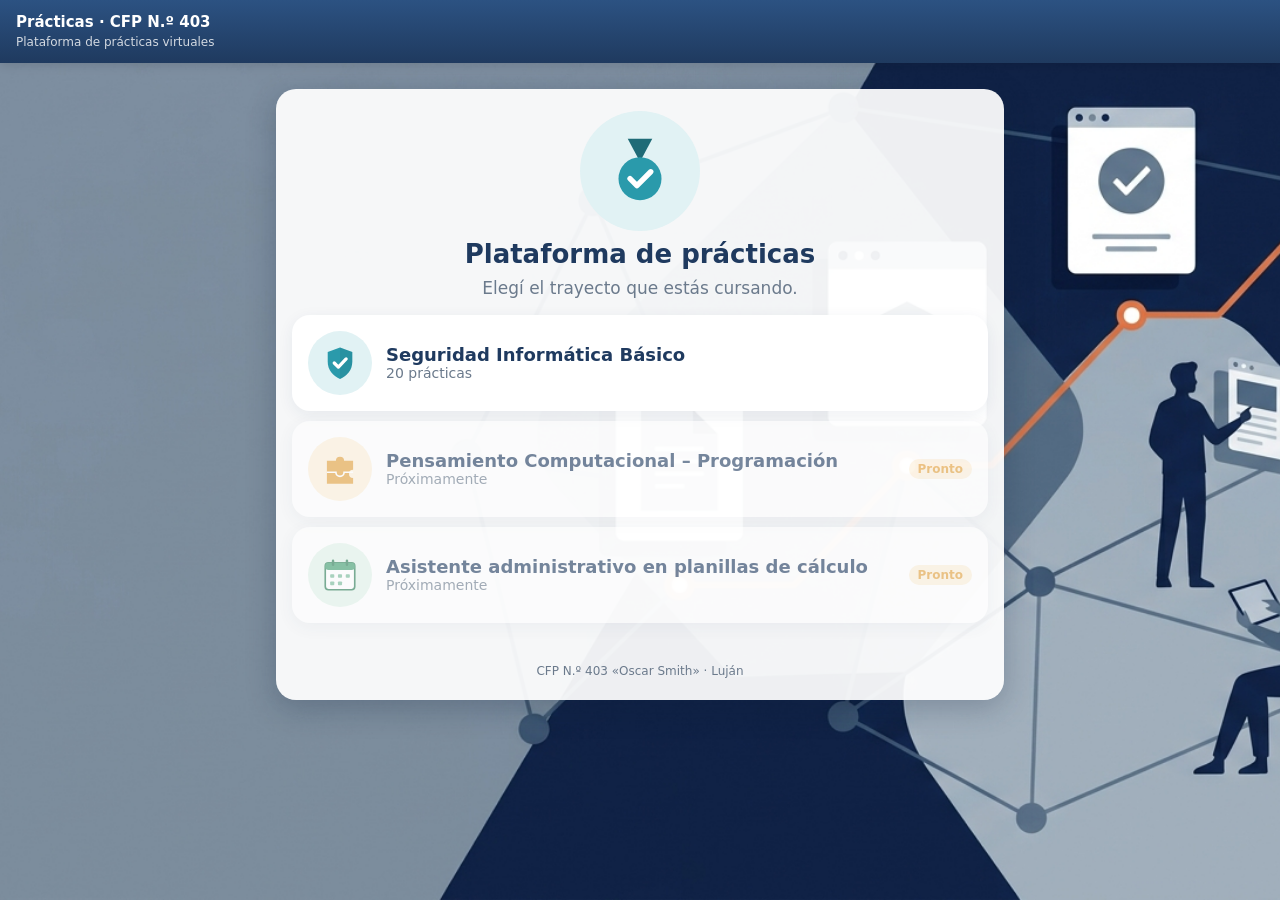
<file: index.html>
<!DOCTYPE html>
<html lang="es">
<head>
<meta charset="utf-8">
<meta name="viewport" content="width=device-width, initial-scale=1">
<title>Prácticas · CFP N.º 403</title>
<link rel="stylesheet" href="assets/estilos.css">
</head>

<body>
<header>
  <button class="home" onclick="goHome()" id="homeBtn" style="display:none">◂ Inicio</button>
  <div><div class="t" id="hT">Laboratorio de Seguridad</div><div class="s" id="hS">Seguridad Informática Básico · CFP N.º 403</div></div>
  <div class="steps" id="steps"></div>
</header>
<main id="app"></main>
<script src="assets/iconos.js"></script>
<script src="https://ndinova-bit.github.io/cfp403lujan/js/reglas.js"></script>
<script>if(typeof ReglasFP==='undefined')document.write('<script src="assets/reglas-cfp.js"><\/script>')</script>
<script src="assets/config.js"></script>
<script src="assets/motor.js"></script>
<script src="assets/configura.js"></script>
<!-- Trayectos: un archivo por trayecto -->
<script src="trayectos/seguridad-configura.js"></script>
<script src="trayectos/seguridad.js"></script>
<script src="trayectos/pensamiento-computacional.js"></script>
<script src="trayectos/planillas.js"></script>
<script>render();</script>
</body>
</html>
</file>
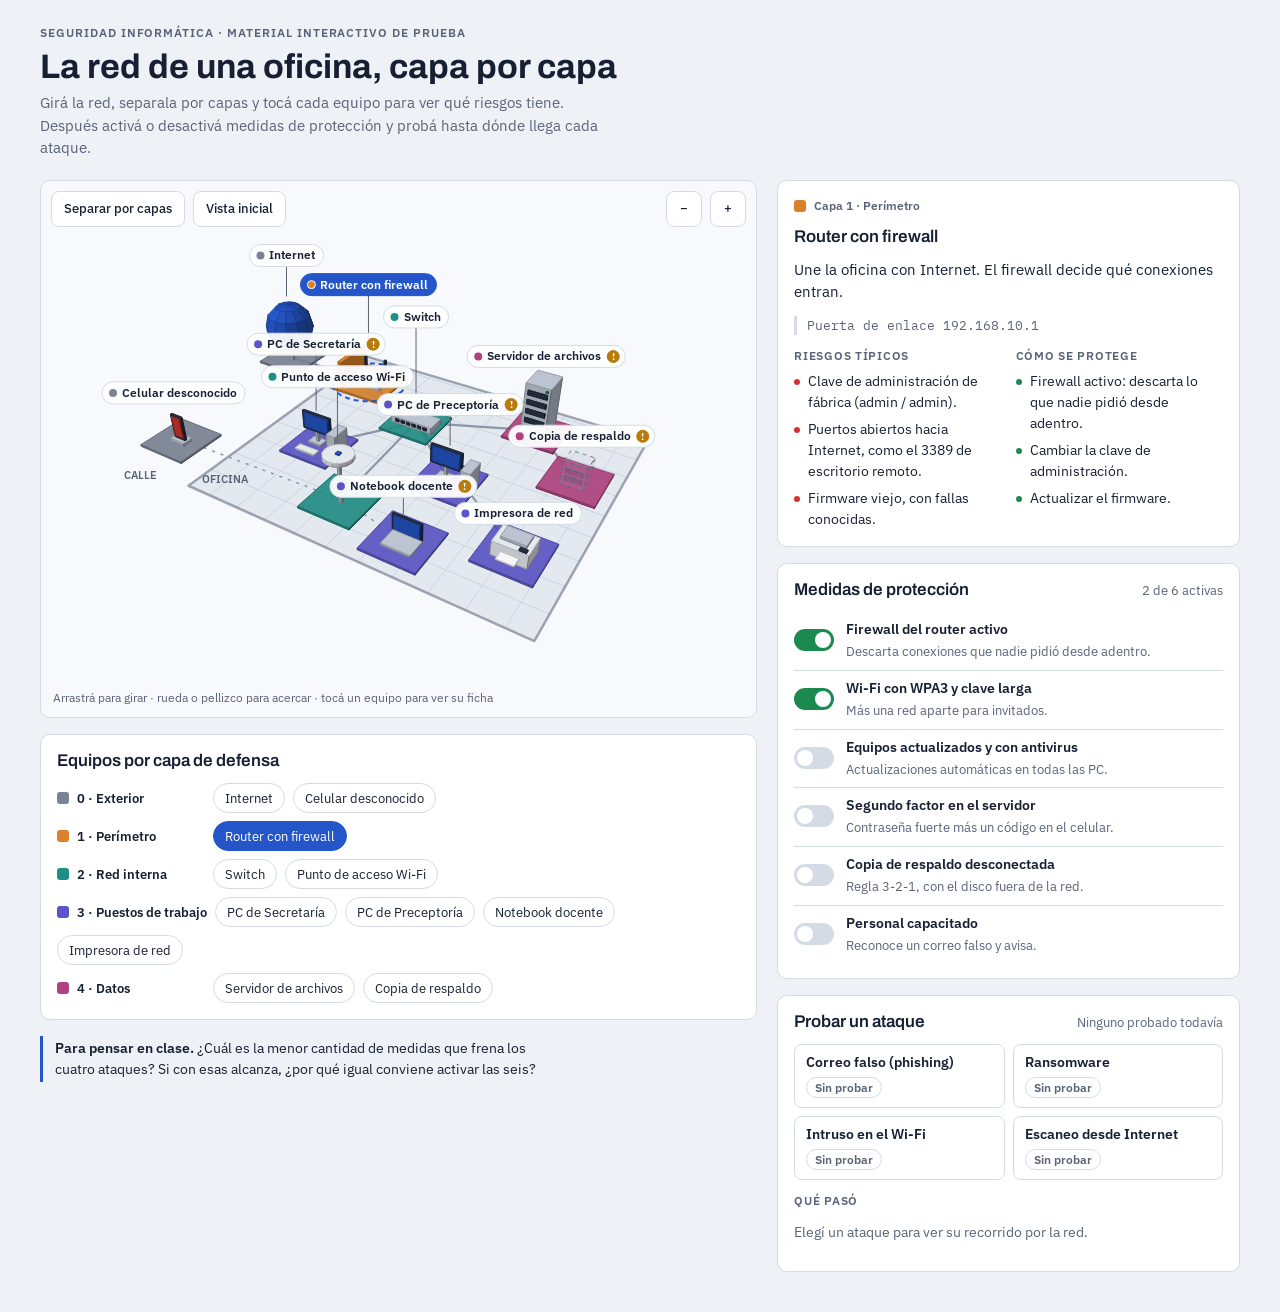
<file: simulaciones/red-oficina-3d.html>
<!DOCTYPE html>
<html lang="es-AR">
<head>
<meta charset="utf-8">
<meta name="viewport" content="width=device-width, initial-scale=1">
<title>Red de oficina en 3D</title>
<link rel="preconnect" href="https://fonts.googleapis.com">
<link rel="preconnect" href="https://fonts.gstatic.com" crossorigin>
<link href="https://fonts.googleapis.com/css2?family=Archivo:wght@500;600;700&family=IBM+Plex+Mono:wght@400;500&family=IBM+Plex+Sans:wght@400;500;600&display=swap" rel="stylesheet">
<style>
/* Layout: escena 3D a la izquierda como pieza principal, panel de trabajo a la derecha; en celular se apila. */
:root {
  --bg: #eef1f5;
  --surface: #ffffff;
  --stage: #f7f9fc;
  --ink: #172033;
  --muted: #5a6478;
  --line: #d5dbe5;
  --accent: #2456c9;
  --l0: #7b8496;
  --l1: #d9822b;
  --l2: #1f8f86;
  --l3: #5b55c9;
  --l4: #b0417f;
  --bad: #cf352e;
  --ok: #1c8a50;
  --warn: #b97c0c;
  --floor: #e4e9f0;
  --floor-line: #cdd5e0;
  --dev: #c3ccd9;
  --dev-dark: #2a3346;
  --paper: #eef1f6;
  --cable: #8b96a8;
  --font-display: "Archivo", "Segoe UI", system-ui, sans-serif;
  --font-body: "IBM Plex Sans", "Segoe UI", system-ui, sans-serif;
  --font-mono: "IBM Plex Mono", ui-monospace, Menlo, Consolas, monospace;
  color-scheme: light;
}
@media (prefers-color-scheme: dark) {
  :root:not([data-theme="light"]) {
    --bg: #121722; --surface: #1b2230; --stage: #161c28; --ink: #e8ecf3; --muted: #9aa5b8;
    --line: #2e384a; --accent: #7aa2ff;
    --l0: #8d97aa; --l1: #f0a04b; --l2: #4fc4ba; --l3: #938dff; --l4: #e07ab0;
    --bad: #ff6b61; --ok: #4cd08a; --warn: #f0b84a;
    --floor: #1d2533; --floor-line: #2c3649; --dev: #66738a; --dev-dark: #0d1119;
    --paper: #a9b3c4; --cable: #5d6a80;
    color-scheme: dark;
  }
}
:root[data-theme="dark"] {
  --bg: #121722; --surface: #1b2230; --stage: #161c28; --ink: #e8ecf3; --muted: #9aa5b8;
  --line: #2e384a; --accent: #7aa2ff;
  --l0: #8d97aa; --l1: #f0a04b; --l2: #4fc4ba; --l3: #938dff; --l4: #e07ab0;
  --bad: #ff6b61; --ok: #4cd08a; --warn: #f0b84a;
  --floor: #1d2533; --floor-line: #2c3649; --dev: #66738a; --dev-dark: #0d1119;
  --paper: #a9b3c4; --cable: #5d6a80;
  color-scheme: dark;
}
* { box-sizing: border-box; }
html, body { margin: 0; }
body {
  background: var(--bg); color: var(--ink);
  font-family: var(--font-body); font-size: 15px; line-height: 1.5;
  -webkit-font-smoothing: antialiased;
}
.wrap { max-width: 1240px; margin: 0 auto; padding: 24px 20px 40px; display: flex; flex-direction: column; gap: 20px; }
header { display: flex; flex-direction: column; gap: 6px; }
.eyebrow { font-size: 12px; font-weight: 600; letter-spacing: .08em; text-transform: uppercase; color: var(--muted); }
h1 { font-family: var(--font-display); font-weight: 700; font-size: clamp(24px, 3.4vw, 34px); line-height: 1.12; margin: 0; text-wrap: balance; }
.lede { margin: 0; max-width: 65ch; color: var(--muted); }
.grid { display: grid; grid-template-columns: minmax(0, 1.55fr) minmax(320px, 1fr); gap: 20px; align-items: start; }
.col { display: flex; flex-direction: column; gap: 16px; min-width: 0; }
.card { background: var(--surface); border: 1px solid var(--line); border-radius: 10px; padding: 16px; display: flex; flex-direction: column; gap: 12px; }
h2 { font-family: var(--font-display); font-weight: 600; font-size: 17px; line-height: 1.2; margin: 0; text-wrap: balance; }
h3 { font-size: 12px; font-weight: 600; letter-spacing: .06em; text-transform: uppercase; color: var(--muted); margin: 0; }
.head-row { display: flex; align-items: baseline; justify-content: space-between; gap: 12px; flex-wrap: wrap; }
.count { font-size: 13px; color: var(--muted); font-variant-numeric: tabular-nums; }

/* Escena */
.stage { position: relative; background: var(--stage); border: 1px solid var(--line); border-radius: 10px; overflow: hidden; }
#scene { display: block; width: 100%; aspect-ratio: 4 / 3; max-height: 640px; touch-action: none; cursor: grab; outline-offset: -3px; }
#scene:active { cursor: grabbing; }
.tools { position: absolute; top: 10px; left: 10px; right: 10px; display: flex; gap: 8px; flex-wrap: wrap; pointer-events: none; }
.tools button { pointer-events: auto; }
.tools .spacer { flex: 1; }
.hint { position: absolute; left: 12px; bottom: 10px; right: 12px; font-size: 12px; color: var(--muted); pointer-events: none; }
button { font: inherit; color: inherit; }
.btn {
  background: var(--surface); border: 1px solid var(--line); border-radius: 8px;
  padding: 7px 12px; font-size: 13px; font-weight: 500; cursor: pointer; min-height: 36px;
}
.btn:hover { border-color: var(--accent); }
.btn[aria-pressed="true"] { background: var(--accent); border-color: var(--accent); color: var(--surface); }
.btn.sq { min-width: 36px; padding: 7px 0; text-align: center; }
:focus-visible { outline: 2px solid var(--accent); outline-offset: 2px; }

/* Índice por capas */
.layers { display: flex; flex-direction: column; gap: 8px; }
.layer-row { display: flex; align-items: center; gap: 8px; flex-wrap: wrap; }
.layer-name { display: inline-flex; align-items: center; gap: 8px; font-size: 13px; font-weight: 600; min-width: 148px; }
.sw { width: 12px; height: 12px; border-radius: 3px; flex: none; }
.chip {
  background: transparent; border: 1px solid var(--line); border-radius: 999px;
  padding: 4px 11px; font-size: 13px; cursor: pointer; min-height: 30px;
}
.chip:hover { border-color: var(--accent); }
.chip[aria-pressed="true"] { border-color: var(--accent); background: var(--accent); color: var(--surface); }

/* Ficha del equipo */
.tag { display: inline-flex; align-items: center; gap: 8px; font-size: 12px; font-weight: 600; color: var(--muted); }
.what { margin: 0; }
.dato { font-family: var(--font-mono); font-size: 12.5px; color: var(--muted); border-left: 3px solid var(--line); padding-left: 10px; }
.two { display: grid; grid-template-columns: 1fr 1fr; gap: 14px; }
.two > div { display: flex; flex-direction: column; gap: 6px; min-width: 0; }
ul.plain { margin: 0; padding: 0; list-style: none; display: flex; flex-direction: column; gap: 6px; font-size: 14px; }
ul.plain li { padding-left: 14px; position: relative; }
ul.plain li::before { content: ""; position: absolute; left: 0; top: .62em; width: 6px; height: 6px; border-radius: 50%; background: var(--mark, var(--muted)); }
.risk { --mark: var(--bad); }
.prot { --mark: var(--ok); }

/* Medidas */
.defs { display: flex; flex-direction: column; gap: 2px; }
.def { display: grid; grid-template-columns: auto 1fr; gap: 2px 12px; align-items: center; padding: 7px 0; border-top: 1px solid var(--line); cursor: pointer; }
.def:first-child { border-top: 0; }
.def input {
  appearance: none; -webkit-appearance: none; width: 40px; height: 22px; border-radius: 999px; margin: 0;
  background: var(--line); position: relative; cursor: pointer; grid-row: span 2; transition: background .15s;
}
.def input::after { content: ""; position: absolute; top: 3px; left: 3px; width: 16px; height: 16px; border-radius: 50%; background: var(--surface); transition: transform .15s; }
.def input:checked { background: var(--ok); }
.def input:checked::after { transform: translateX(18px); }
.def b { font-weight: 600; font-size: 14px; }
.def span { font-size: 12.5px; color: var(--muted); grid-column: 2; }

/* Ataques */
.atks { display: grid; grid-template-columns: 1fr 1fr; gap: 8px; }
.atk {
  background: transparent; border: 1px solid var(--line); border-radius: 8px; padding: 9px 11px; text-align: left; cursor: pointer;
  display: flex; flex-direction: column; gap: 5px; min-height: 64px;
}
.atk:hover { border-color: var(--accent); }
.atk[aria-pressed="true"] { border-color: var(--accent); box-shadow: inset 0 0 0 1px var(--accent); }
.atk b { font-size: 14px; font-weight: 600; line-height: 1.25; }
.pill { align-self: flex-start; font-size: 11.5px; font-weight: 600; border-radius: 999px; padding: 1px 8px; border: 1px solid var(--line); color: var(--muted); }
.pill.block { color: var(--ok); border-color: var(--ok); }
.pill.mitigate { color: var(--warn); border-color: var(--warn); }
.pill.hit { color: var(--bad); border-color: var(--bad); }
ol.log { margin: 0; padding: 0; list-style: none; display: flex; flex-direction: column; gap: 6px; font-size: 14px; }
ol.log li { border-left: 3px solid var(--line); padding: 2px 0 2px 10px; }
ol.log li b { font-weight: 600; }
ol.log li.bad, ol.log li.hit { border-color: var(--bad); }
ol.log li.block { border-color: var(--ok); }
ol.log li.mitigate { border-color: var(--warn); }
.empty { margin: 0; font-size: 14px; color: var(--muted); }
.task { border-left: 3px solid var(--accent); padding: 2px 0 2px 12px; margin: 0; font-size: 14px; max-width: 65ch; }
.task b { font-weight: 600; }
@media (max-width: 900px) {
  .grid { grid-template-columns: minmax(0, 1fr); }
}
@media (max-width: 520px) {
  .wrap { padding: 16px 16px 32px; }
  #scene { aspect-ratio: 1 / 1; }
  .two, .atks { grid-template-columns: 1fr; }
  .layer-name { min-width: 100%; }
  .hint { display: none; }
}
@media (prefers-reduced-motion: reduce) { .def input, .def input::after { transition: none; } }
</style>
</head>
<body>
<div class="wrap">
  <header>
    <div class="eyebrow">Seguridad informática · material interactivo de prueba</div>
    <h1>La red de una oficina, capa por capa</h1>
    <p class="lede">Girá la red, separala por capas y tocá cada equipo para ver qué riesgos tiene. Después activá o desactivá medidas de protección y probá hasta dónde llega cada ataque.</p>
  </header>

  <div class="grid">
    <div class="col">
      <div class="stage">
        <canvas id="scene" tabindex="0" role="img" aria-label="Modelo 3D de la red de una oficina. Usá las flechas para girar y los botones de equipos de abajo para seleccionar."></canvas>
        <div class="tools">
          <button class="btn" id="btnExplode" type="button" aria-pressed="false">Separar por capas</button>
          <button class="btn" id="btnReset" type="button">Vista inicial</button>
          <span class="spacer"></span>
          <button class="btn sq" id="btnOut" type="button" aria-label="Alejar">−</button>
          <button class="btn sq" id="btnIn" type="button" aria-label="Acercar">+</button>
        </div>
        <div class="hint">Arrastrá para girar · rueda o pellizco para acercar · tocá un equipo para ver su ficha</div>
      </div>
      <section class="card" aria-labelledby="hLayers">
        <h2 id="hLayers">Equipos por capa de defensa</h2>
        <div class="layers" id="layers"></div>
      </section>
      <p class="task"><b>Para pensar en clase.</b> ¿Cuál es la menor cantidad de medidas que frena los cuatro ataques? Si con esas alcanza, ¿por qué igual conviene activar las seis?</p>
    </div>

    <div class="col">
      <section class="card" id="info" aria-live="polite"></section>

      <section class="card" aria-labelledby="hDefs">
        <div class="head-row"><h2 id="hDefs">Medidas de protección</h2><span class="count" id="defCount"></span></div>
        <div class="defs" id="defs"></div>
      </section>

      <section class="card" aria-labelledby="hAtk">
        <div class="head-row"><h2 id="hAtk">Probar un ataque</h2><span class="count" id="atkCount"></span></div>
        <div class="atks" id="atks"></div>
        <h3>Qué pasó</h3>
        <p class="empty" id="logEmpty">Elegí un ataque para ver su recorrido por la red.</p>
        <ol class="log" id="log" aria-live="polite"></ol>
      </section>
    </div>
  </div>
</div>

<script>
(function () {
  'use strict';

  /* ---------- Contenido ---------- */
  var LAYERS = [
    { name: 'Exterior' },
    { name: 'Perímetro' },
    { name: 'Red interna' },
    { name: 'Puestos de trabajo' },
    { name: 'Datos' }
  ];

  var COMPS = [
    { id: 'internet', name: 'Internet', layer: 0, pos: [-6.0, -2.6], kind: 'internet', defs: [],
      what: 'La red pública. Todo lo que entra o sale de la oficina pasa por acá.',
      dato: 'IP pública de ejemplo: 203.0.113.25',
      risks: ['Programas automáticos buscan equipos expuestos las 24 horas.', 'Correos y sitios falsos llegan desde cualquier parte del mundo.'],
      prot: ['No exponer servicios que no hagan falta.', 'Navegar siempre por HTTPS (puerto 443).'] },
    { id: 'intruso', name: 'Celular desconocido', layer: 0, pos: [-5.6, 3.4], kind: 'phone', defs: [],
      what: 'Alguien en la vereda, dentro del alcance del Wi-Fi de la oficina.',
      dato: 'Fuera del edificio · sin cable',
      risks: ['La señal inalámbrica no termina en la pared.', 'Si entra al Wi-Fi queda dentro de la red, como un equipo más.'],
      prot: ['Clave de Wi-Fi larga, que no sea el nombre de la institución.', 'Red de invitados separada de la interna.'] },
    { id: 'router', name: 'Router con firewall', layer: 1, pos: [-2.6, -2.6], kind: 'router', defs: ['fw'],
      what: 'Une la oficina con Internet. El firewall decide qué conexiones entran.',
      dato: 'Puerta de enlace 192.168.10.1',
      risks: ['Clave de administración de fábrica (admin / admin).', 'Puertos abiertos hacia Internet, como el 3389 de escritorio remoto.', 'Firmware viejo, con fallas conocidas.'],
      prot: ['Firewall activo: descarta lo que nadie pidió desde adentro.', 'Cambiar la clave de administración.', 'Actualizar el firmware.'] },
    { id: 'switch', name: 'Switch', layer: 2, pos: [0.1, -1.2], kind: 'switch', defs: [],
      what: 'Reparte la red cableada entre todos los equipos.',
      dato: '24 bocas · 192.168.10.2',
      risks: ['Bocas libres donde cualquiera enchufa un equipo.', 'Todos en la misma red: si cae uno, alcanza a los demás.'],
      prot: ['Desactivar las bocas sin uso.', 'Separar redes (VLAN): administración, aulas, invitados.'] },
    { id: 'ap', name: 'Punto de acceso Wi-Fi', layer: 2, pos: [0.3, 3.2], kind: 'ap', defs: ['wifi'],
      what: 'Da red inalámbrica. La señal sale del edificio y llega a la vereda.',
      dato: 'SSID: Oficina-Personal · Oficina-Invitados',
      risks: ['Red abierta o con clave corta.', 'La misma clave para el personal y las visitas.', 'WPS activado.'],
      prot: ['WPA3 (o WPA2) con clave larga.', 'Red de invitados separada.', 'Cambiar la clave cuando alguien deja la institución.'] },
    { id: 'pc1', name: 'PC de Secretaría', layer: 3, pos: [-1.8, 1.4], kind: 'pc', defs: ['upd', 'cap'],
      what: 'Puesto de trabajo con correo y acceso a los archivos compartidos.',
      dato: '192.168.10.21',
      risks: ['Abrir un adjunto o un enlace de un correo falso (phishing).', 'Sistema operativo sin actualizar.', 'Sesión abierta y sin bloqueo.'],
      prot: ['Desconfiar de las urgencias y verificar por otro medio.', 'Actualizaciones automáticas y antivirus.', 'Trabajar con un usuario sin permisos de administrador.'] },
    { id: 'pc2', name: 'PC de Preceptoría', layer: 3, pos: [2.4, 0.9], kind: 'pc', defs: ['upd'],
      what: 'Puesto compartido por varias personas a lo largo del día.',
      dato: '192.168.10.22',
      risks: ['Pendrives de origen desconocido.', 'Programas bajados de sitios no oficiales.', 'Una sola cuenta para todos.'],
      prot: ['Una cuenta por persona.', 'Actualizaciones automáticas y antivirus.', 'Bloquear la pantalla al levantarse (Win + L).'] },
    { id: 'notebook', name: 'Notebook docente', layer: 3, pos: [2.6, 3.7], kind: 'notebook', defs: ['upd'],
      what: 'Equipo personal conectado por Wi-Fi.',
      dato: '192.168.10.57 (Wi-Fi)',
      risks: ['También se conecta a redes públicas fuera de la institución.', 'Sin cifrado de disco: si se pierde, se pierden los datos.'],
      prot: ['Cifrado de disco y clave de inicio.', 'Actualizaciones al día.'] },
    { id: 'printer', name: 'Impresora de red', layer: 3, pos: [5.2, 2.6], kind: 'printer', defs: [],
      what: 'Un equipo más de la red, casi siempre olvidado.',
      dato: '192.168.10.40',
      risks: ['Clave de fábrica en su panel web.', 'Guarda copia de lo que imprime y escanea.', 'Firmware que nunca se actualiza.'],
      prot: ['Cambiar la clave de administración.', 'Actualizar el firmware.', 'Ponerla en una red separada.'] },
    { id: 'server', name: 'Servidor de archivos', layer: 4, pos: [3.6, -2.8], kind: 'server', defs: ['mfa'],
      what: 'Guarda los documentos compartidos: legajos, planillas, actas.',
      dato: '192.168.10.10 · carpetas compartidas (puerto 445)',
      risks: ['Contraseñas débiles o repetidas.', 'Acceso remoto abierto a Internet.', 'Todos con permiso sobre todas las carpetas.'],
      prot: ['Contraseña fuerte y segundo factor (2FA).', 'Permisos mínimos por carpeta.', 'Acceso remoto solo por VPN.'] },
    { id: 'backup', name: 'Copia de respaldo', layer: 4, pos: [5.5, -1.0], kind: 'backup', defs: ['bkp'],
      what: 'Segunda copia de los datos, para recuperarlos si todo lo demás falla.',
      dato: 'Disco externo · copia semanal',
      risks: ['Un respaldo siempre conectado se cifra junto con el servidor.', 'Copias que nunca se probaron.', 'Una sola copia y en el mismo edificio.'],
      prot: ['Regla 3-2-1: 3 copias, 2 soportes, 1 fuera del edificio.', 'Desconectar el disco al terminar la copia.', 'Probar una restauración cada tanto.'] }
  ];

  var LINKS = [
    ['internet', 'router'], ['router', 'switch'], ['switch', 'server'], ['server', 'backup'],
    ['switch', 'pc1'], ['switch', 'pc2'], ['switch', 'printer'], ['switch', 'ap'],
    ['ap', 'notebook', true], ['ap', 'intruso', true]
  ];

  var DEFS = [
    { id: 'fw', name: 'Firewall del router activo', help: 'Descarta conexiones que nadie pidió desde adentro.', on: true },
    { id: 'wifi', name: 'Wi-Fi con WPA3 y clave larga', help: 'Más una red aparte para invitados.', on: true },
    { id: 'upd', name: 'Equipos actualizados y con antivirus', help: 'Actualizaciones automáticas en todas las PC.', on: false },
    { id: 'mfa', name: 'Segundo factor en el servidor', help: 'Contraseña fuerte más un código en el celular.', on: false },
    { id: 'bkp', name: 'Copia de respaldo desconectada', help: 'Regla 3-2-1, con el disco fuera de la red.', on: false },
    { id: 'cap', name: 'Personal capacitado', help: 'Reconoce un correo falso y avisa.', on: false }
  ];

  function S(t, x) { return { t: t, x: x }; }
  var ATTACKS = [
    { id: 'phishing', name: 'Correo falso (phishing)', path: ['internet', 'router', 'switch', 'pc1', 'server'],
      steps: [
        function () { return S('info', 'Sale un correo que imita a un proveedor conocido y pide abrir un adjunto.'); },
        function () { return S('info', 'El firewall lo deja pasar: es correo, un tráfico permitido.'); },
        function () { return S('info', 'Llega a la red interna.'); },
        function (d) {
          if (d.cap) return S('block', 'La persona nota el remitente raro, no abre el adjunto y avisa.');
          if (d.upd) return S('block', 'Abre el adjunto, pero el antivirus actualizado lo detecta y lo frena.');
          return S('bad', 'Abre el adjunto y escribe su usuario y contraseña en una página falsa.');
        },
        function (d) {
          if (d.mfa) return S('block', 'El atacante tiene la contraseña, pero no el segundo factor. No entra.');
          return S('hit', 'Entra con la contraseña robada y copia los legajos.');
        }
      ] },
    { id: 'ransom', name: 'Ransomware', path: ['internet', 'router', 'switch', 'pc2', 'server', 'backup'],
      steps: [
        function () { return S('info', 'Alguien baja un instalador desde un sitio no oficial.'); },
        function () { return S('info', 'El firewall no lo frena: la descarga se pidió desde adentro.'); },
        function () { return S('info', 'Llega a la red interna.'); },
        function (d) {
          if (d.upd) return S('block', 'El antivirus actualizado lo reconoce y lo elimina antes de que se ejecute.');
          return S('bad', 'Se ejecuta y empieza a cifrar los archivos de la PC.');
        },
        function () { return S('bad', 'Por las carpetas compartidas cifra también el servidor.'); },
        function (d) {
          if (d.bkp) return S('mitigate', 'La copia estaba desconectada: se restaura y se pierde, como mucho, una semana de trabajo.');
          return S('hit', 'No hay copia fuera de la red. Los archivos se pierden.');
        }
      ] },
    { id: 'wifi', name: 'Intruso en el Wi-Fi', path: ['intruso', 'ap', 'switch', 'printer', 'server'],
      steps: [
        function () { return S('info', 'Desde la vereda busca redes inalámbricas al alcance.'); },
        function (d) {
          if (d.wifi) return S('block', 'La clave es larga y la red usa WPA3. No logra adivinarla.');
          return S('bad', 'La clave era corta: la adivina en minutos y queda dentro de la red.');
        },
        function () { return S('bad', 'Ya ve a todos los equipos de la oficina.'); },
        function () { return S('bad', 'Entra al panel de la impresora con la clave de fábrica y ve los documentos escaneados.'); },
        function (d) {
          if (d.mfa) return S('mitigate', 'El servidor le pide un segundo factor y no entra, pero la impresora ya quedó expuesta.');
          return S('hit', 'Prueba contraseñas comunes y entra a las carpetas compartidas.');
        }
      ] },
    { id: 'scan', name: 'Escaneo desde Internet', path: ['internet', 'router', 'switch', 'server'],
      steps: [
        function () { return S('info', 'Un programa automático recorre direcciones buscando el puerto 3389 abierto.'); },
        function (d) {
          if (d.fw) return S('block', 'El firewall descarta la conexión: nadie de adentro la pidió.');
          return S('bad', 'Sin firewall, el acceso remoto queda a la vista.');
        },
        function () { return S('bad', 'Atraviesa la red interna hasta el servidor.'); },
        function (d) {
          if (d.mfa) return S('block', 'Encuentra el acceso remoto, pero sin el segundo factor no pasa.');
          return S('hit', 'Prueba miles de contraseñas hasta acertar y toma control del servidor.');
        }
      ] }
  ];
  var OUTCOME = { block: 'Frenado', mitigate: 'Daño limitado', hit: 'Comprometido' };

  /* ---------- Estado ---------- */
  var byId = {};
  COMPS.forEach(function (c) { byId[c.id] = c; });
  var defOn = {};
  DEFS.forEach(function (d) { defOn[d.id] = d.on; });
  var HOME = { yaw: 0.55, pitch: 0.62, dist: 21 };
  var st = {
    yaw: HOME.yaw, pitch: HOME.pitch, dist: HOME.dist,
    e: 0, eTarget: 0, selected: 'router',
    marks: {}, hot: {}, results: {}, run: null, packet: null, pulse: 0
  };
  var reduceMotion = window.matchMedia && window.matchMedia('(prefers-reduced-motion: reduce)').matches;
  var STEP = 1.75;
  var FLOOR = { x0: -3.8, x1: 6.7, z0: -4.2, z1: 4.9 };

  /* ---------- Geometría ---------- */
  function box(cx, cy, cz, sx, sy, sz, col, ghost) {
    var x0 = cx - sx / 2, x1 = cx + sx / 2, y0 = cy - sy / 2, y1 = cy + sy / 2, z0 = cz - sz / 2, z1 = cz + sz / 2;
    return { col: col, ghost: ghost || null,
      v: [[x0, y0, z0], [x1, y0, z0], [x1, y1, z0], [x0, y1, z0], [x0, y0, z1], [x1, y0, z1], [x1, y1, z1], [x0, y1, z1]],
      f: [
        { i: [4, 5, 6, 7], n: [0, 0, 1] }, { i: [1, 0, 3, 2], n: [0, 0, -1] },
        { i: [5, 1, 2, 6], n: [1, 0, 0] }, { i: [0, 4, 7, 3], n: [-1, 0, 0] },
        { i: [7, 6, 2, 3], n: [0, 1, 0] }, { i: [0, 1, 5, 4], n: [0, -1, 0] }
      ] };
  }
  function prism(cx, y0, cz, r, h, n, col) {
    var v = [], f = [], k, a, top = [];
    for (k = 0; k < n; k++) { a = k / n * Math.PI * 2; v.push([cx + r * Math.cos(a), y0, cz + r * Math.sin(a)]); }
    for (k = 0; k < n; k++) { a = k / n * Math.PI * 2; v.push([cx + r * Math.cos(a), y0 + h, cz + r * Math.sin(a)]); top.push(n + k); }
    for (k = 0; k < n; k++) {
      var k2 = (k + 1) % n, am = (k + 0.5) / n * Math.PI * 2;
      f.push({ i: [k, k2, n + k2, n + k], n: [Math.cos(am), 0, Math.sin(am)] });
    }
    f.push({ i: top, n: [0, 1, 0] });
    return { col: col, ghost: null, v: v, f: f };
  }
  function sphere(cx, cy, cz, r, col) {
    var nb = 6, ns = 12, v = [], f = [], b, s;
    for (b = 0; b <= nb; b++) {
      var la = -Math.PI / 2 + b / nb * Math.PI;
      for (s = 0; s < ns; s++) {
        var lo = s / ns * Math.PI * 2;
        v.push([cx + r * Math.cos(la) * Math.cos(lo), cy + r * Math.sin(la), cz + r * Math.cos(la) * Math.sin(lo)]);
      }
    }
    for (b = 0; b < nb; b++) for (s = 0; s < ns; s++) {
      var s2 = (s + 1) % ns, idx = [b * ns + s, b * ns + s2, (b + 1) * ns + s2, (b + 1) * ns + s];
      var mx = 0, my = 0, mz = 0;
      idx.forEach(function (q) { mx += v[q][0]; my += v[q][1]; mz += v[q][2]; });
      var nx = mx / 4 - cx, ny = my / 4 - cy, nz = mz / 4 - cz, l = Math.sqrt(nx * nx + ny * ny + nz * nz) || 1;
      f.push({ i: idx, n: [nx / l, ny / l, nz / l] });
    }
    return { col: col, ghost: null, v: v, f: f };
  }

  function partsFor(kind) {
    var p = [], i;
    switch (kind) {
      case 'internet':
        p.push(prism(0, 0, 0, 0.07, 0.6, 6, 'dev'));
        p.push(sphere(0, 1.35, 0, 0.85, 'net'));
        break;
      case 'phone':
        p.push(box(0, 0.06, 0, 0.55, 0.1, 0.34, 'dev'));
        p.push(box(0, 0.52, 0, 0.42, 0.82, 0.07, 'dark'));
        p.push(box(0, 0.52, 0.04, 0.34, 0.68, 0.012, 'badscreen'));
        break;
      case 'router':
        p.push(box(0.1, 0.2, 0, 1.05, 0.26, 0.7, 'dev'));
        p.push(box(-0.3, 0.62, -0.26, 0.06, 0.6, 0.06, 'dark'));
        p.push(box(0.5, 0.62, -0.26, 0.06, 0.6, 0.06, 'dark'));
        for (i = 0; i < 3; i++) p.push(box(-0.2 + i * 0.16, 0.2, 0.355, 0.07, 0.05, 0.012, 'ok'));
        p.push(box(-0.72, 0.5, 0, 0.12, 0.94, 1.45, 'layer', 'fw'));
        break;
      case 'switch':
        p.push(box(0, 0.16, 0, 1.45, 0.22, 0.62, 'dev'));
        for (i = 0; i < 6; i++) p.push(box(-0.5 + i * 0.2, 0.16, 0.315, 0.12, 0.09, 0.012, 'dark'));
        break;
      case 'ap':
        p.push(prism(0, 0, 0, 0.055, 1.5, 6, 'dev'));
        p.push(prism(0, 1.5, 0, 0.44, 0.12, 14, 'paper'));
        p.push(box(0, 1.635, 0, 0.12, 0.03, 0.12, 'screen'));
        break;
      case 'pc':
        p.push(box(0.62, 0.36, -0.1, 0.3, 0.72, 0.62, 'dev'));
        p.push(box(-0.18, 0.03, -0.15, 0.45, 0.06, 0.3, 'dev'));
        p.push(box(-0.18, 0.22, -0.2, 0.08, 0.36, 0.08, 'dev'));
        p.push(box(-0.18, 0.68, -0.2, 1.0, 0.62, 0.07, 'dark'));
        p.push(box(-0.18, 0.68, -0.16, 0.88, 0.5, 0.012, 'screen'));
        p.push(box(-0.18, 0.03, 0.38, 0.7, 0.05, 0.24, 'paper'));
        break;
      case 'notebook':
        p.push(box(0, 0.04, 0.1, 0.88, 0.06, 0.6, 'dev'));
        p.push(box(0, 0.36, -0.2, 0.88, 0.58, 0.05, 'dark'));
        p.push(box(0, 0.36, -0.17, 0.78, 0.48, 0.012, 'screen'));
        break;
      case 'printer':
        p.push(box(0, 0.25, 0, 1.0, 0.46, 0.72, 'paper'));
        p.push(box(0, 0.52, -0.06, 0.7, 0.08, 0.45, 'dev'));
        p.push(box(0, 0.2, 0.47, 0.5, 0.02, 0.3, 'white'));
        p.push(box(0.32, 0.5, 0.28, 0.2, 0.04, 0.1, 'dark'));
        break;
      case 'server':
        p.push(box(0, 0.95, 0, 0.8, 1.9, 0.9, 'dev'));
        for (i = 0; i < 5; i++) p.push(box(0, 0.32 + i * 0.32, 0.455, 0.62, 0.16, 0.012, 'dark'));
        p.push(box(0.28, 1.78, 0.455, 0.07, 0.06, 0.012, 'ok'));
        break;
      case 'backup':
        p.push(box(0, 0.4, 0, 0.7, 0.8, 0.6, 'dev', 'bkp'));
        p.push(box(0, 0.26, 0.305, 0.5, 0.14, 0.012, 'dark', 'bkp'));
        p.push(box(0, 0.52, 0.305, 0.5, 0.14, 0.012, 'dark', 'bkp'));
        break;
    }
    return p;
  }

  COMPS.forEach(function (c) {
    var ox = c.pos[0], oz = c.pos[1];
    c.padSize = c.kind === 'router' ? 2.0 : 1.7;
    c.pad = box(0, 0.03, 0, c.padSize, 0.06, c.padSize, 'layer');
    c.parts = partsFor(c.kind);
    var top = 0;
    [c.pad].concat(c.parts).forEach(function (part) {
      part.v.forEach(function (q) { q[0] += ox; q[2] += oz; if (q[1] > top) top = q[1]; });
      var sx = 0, sy = 0, sz = 0;
      part.v.forEach(function (q) { sx += q[0]; sy += q[1]; sz += q[2]; });
      part.c = [sx / part.v.length, sy / part.v.length, sz / part.v.length];
    });
    c.top = top;
  });

  /* ---------- Paleta ---------- */
  var P = {};
  function readPalette() {
    var cs = getComputedStyle(document.documentElement);
    function g(n) { return cs.getPropertyValue(n).trim(); }
    P = {
      stage: g('--stage'), surface: g('--surface'), ink: g('--ink'), muted: g('--muted'), line: g('--line'),
      accent: g('--accent'), bad: g('--bad'), ok: g('--ok'), warn: g('--warn'),
      floor: g('--floor'), floorLine: g('--floor-line'), dev: g('--dev'), dark: g('--dev-dark'),
      paper: g('--paper'), cable: g('--cable'),
      l: [g('--l0'), g('--l1'), g('--l2'), g('--l3'), g('--l4')],
      body: g('--font-body')
    };
    rgbCache = {};
  }
  var rgbCache = {};
  function rgb(hex) {
    if (rgbCache[hex]) return rgbCache[hex];
    var h = hex.replace('#', '');
    if (h.length === 3) h = h[0] + h[0] + h[1] + h[1] + h[2] + h[2];
    var n = parseInt(h, 16);
    return (rgbCache[hex] = [(n >> 16) & 255, (n >> 8) & 255, n & 255]);
  }
  function shade(hex, k, a) {
    var c = rgb(hex);
    function ch(v) { return Math.max(0, Math.min(255, Math.round(v * k))); }
    return 'rgba(' + ch(c[0]) + ',' + ch(c[1]) + ',' + ch(c[2]) + ',' + (a == null ? 1 : a) + ')';
  }
  function colorOf(key, comp) {
    switch (key) {
      case 'dev': return P.dev;
      case 'dark': return P.dark;
      case 'paper': return P.paper;
      case 'white': return '#ffffff';
      case 'screen': return P.accent;
      case 'badscreen': return P.bad;
      case 'net': return P.accent;
      case 'ok': return P.ok;
      case 'layer': return P.l[comp.layer];
    }
    return P.dev;
  }

  /* ---------- Cámara y proyección ---------- */
  var canvas = document.getElementById('scene');
  var ctx = canvas.getContext('2d');
  var W = 0, H = 0, DPR = 1;
  var cam = { p: [0, 0, 0], r: [1, 0, 0], u: [0, 1, 0], f: [0, 0, 1], F: 600 };
  var LIGHT = (function () { var v = [-0.42, 0.82, 0.48], l = Math.sqrt(v[0] * v[0] + v[1] * v[1] + v[2] * v[2]); return [v[0] / l, v[1] / l, v[2] / l]; })();

  function lift(layer) { return st.e * layer * STEP; }
  function setCamera() {
    var ty = 0.2 + st.e * 3.0, tx = 0.5, tz = 0.5;
    var d = st.dist * (1 + st.e * 0.42);
    var cp = Math.cos(st.pitch), sp = Math.sin(st.pitch);
    cam.p = [tx + d * cp * Math.sin(st.yaw), ty + d * sp, tz + d * cp * Math.cos(st.yaw)];
    var f = [tx - cam.p[0], ty - cam.p[1], tz - cam.p[2]], fl = Math.sqrt(f[0] * f[0] + f[1] * f[1] + f[2] * f[2]);
    f = [f[0] / fl, f[1] / fl, f[2] / fl];
    var r = [-f[2], 0, f[0]], rl = Math.sqrt(r[0] * r[0] + r[2] * r[2]) || 1;
    r = [r[0] / rl, 0, r[2] / rl];
    var u = [r[1] * f[2] - r[2] * f[1], r[2] * f[0] - r[0] * f[2], r[0] * f[1] - r[1] * f[0]];
    cam.f = f; cam.r = r; cam.u = u;
    cam.F = 0.98 * Math.min(W, H * 1.4);
  }
  function proj(x, y, z) {
    var dx = x - cam.p[0], dy = y - cam.p[1], dz = z - cam.p[2];
    var zz = dx * cam.f[0] + dy * cam.f[1] + dz * cam.f[2];
    if (zz < 0.2) zz = 0.2;
    var xx = dx * cam.r[0] + dy * cam.r[1] + dz * cam.r[2];
    var yy = dx * cam.u[0] + dy * cam.u[1] + dz * cam.u[2];
    return [W / 2 + xx * cam.F / zz, H / 2 - yy * cam.F / zz, zz];
  }
  function anchor(id, h) {
    var c = byId[id];
    return [c.pos[0], lift(c.layer) + (h == null ? 0.07 : h), c.pos[1]];
  }

  /* ---------- Dibujo ---------- */
  var hits = [];
  function poly(pts) {
    ctx.beginPath();
    ctx.moveTo(pts[0][0], pts[0][1]);
    for (var i = 1; i < pts.length; i++) ctx.lineTo(pts[i][0], pts[i][1]);
    ctx.closePath();
  }
  function drawPart(part, comp, isPad) {
    var ly = lift(comp.layer);
    var ghost = part.ghost && !defOn[part.ghost];
    var base = colorOf(part.col, comp);
    var sel = comp.id === st.selected;
    var pv = part.v.map(function (q) { return proj(q[0], q[1] + ly, q[2]); });
    for (var k = 0; k < part.f.length; k++) {
      var face = part.f[k], n = face.n, q0 = part.v[face.i[0]];
      var vis = n[0] * (cam.p[0] - q0[0]) + n[1] * (cam.p[1] - q0[1] - ly) + n[2] * (cam.p[2] - q0[2]);
      if (vis <= 0) continue;
      var pts = face.i.map(function (ix) { return pv[ix]; });
      var kk = 0.6 + 0.46 * Math.max(0, n[0] * LIGHT[0] + n[1] * LIGHT[1] + n[2] * LIGHT[2]);
      if (sel && !isPad) kk += 0.08;
      poly(pts);
      if (ghost) {
        ctx.fillStyle = shade(base, kk, 0.14); ctx.fill();
        ctx.setLineDash([4, 4]); ctx.strokeStyle = shade(P.muted, 1, 0.8); ctx.lineWidth = 1; ctx.stroke(); ctx.setLineDash([]);
      } else {
        var a = isPad ? 0.9 : 1;
        ctx.fillStyle = shade(base, kk, a); ctx.fill();
        ctx.strokeStyle = shade(base, kk * 0.8, a); ctx.lineWidth = 1; ctx.stroke();
      }
      hits.push({ pts: pts, id: comp.id });
    }
  }
  function ring(comp, color, width, rad, dash) {
    var ly = lift(comp.layer) + 0.07, n = 28, pts = [];
    for (var k = 0; k < n; k++) {
      var a = k / n * Math.PI * 2;
      pts.push(proj(comp.pos[0] + rad * Math.cos(a), ly, comp.pos[1] + rad * Math.sin(a)));
    }
    poly(pts);
    if (dash) ctx.setLineDash(dash);
    ctx.strokeStyle = color; ctx.lineWidth = width; ctx.stroke();
    ctx.setLineDash([]);
  }
  var MARK_COLOR = { info: 'muted', bad: 'bad', hit: 'bad', block: 'ok', mitigate: 'warn' };
  function drawPadAndRings(c) {
    drawPart(c.pad, c, true);
    var m = st.marks[c.id];
    if (m) {
      var col = P[MARK_COLOR[m]];
      ring(c, col, m === 'info' ? 2 : 3.5, c.padSize * 0.74);
      if (m === 'hit' || m === 'block' || m === 'mitigate') ring(c, shade(col, 1, 0.45), 2, c.padSize * (0.86 + 0.1 * st.pulse));
    }
    if (c.id === st.selected) ring(c, P.accent, 2, c.padSize * 0.66, [5, 4]);
  }
  function drawLink(L) {
    var a = anchor(L[0]), b = anchor(L[1]);
    var pa = proj(a[0], a[1], a[2]), pb = proj(b[0], b[1], b[2]);
    var hot = st.hot[L[0] + '>' + L[1]] || st.hot[L[1] + '>' + L[0]];
    ctx.beginPath(); ctx.moveTo(pa[0], pa[1]); ctx.lineTo(pb[0], pb[1]);
    ctx.strokeStyle = hot ? P.bad : P.cable;
    ctx.lineWidth = hot ? 3 : (L[2] ? 1.5 : 2.2);
    if (L[2]) ctx.setLineDash([3, 6]);
    ctx.stroke(); ctx.setLineDash([]);
  }
  function drawFloor() {
    var c = [[FLOOR.x0, FLOOR.z0], [FLOOR.x1, FLOOR.z0], [FLOOR.x1, FLOOR.z1], [FLOOR.x0, FLOOR.z1]].map(function (q) { return proj(q[0], 0, q[1]); });
    poly(c); ctx.fillStyle = P.floor; ctx.fill();
    ctx.strokeStyle = P.floorLine; ctx.lineWidth = 1;
    var x, z, a, b;
    ctx.beginPath();
    for (x = Math.ceil(FLOOR.x0); x <= FLOOR.x1; x++) { a = proj(x, 0, FLOOR.z0); b = proj(x, 0, FLOOR.z1); ctx.moveTo(a[0], a[1]); ctx.lineTo(b[0], b[1]); }
    for (z = Math.ceil(FLOOR.z0); z <= FLOOR.z1; z++) { a = proj(FLOOR.x0, 0, z); b = proj(FLOOR.x1, 0, z); ctx.moveTo(a[0], a[1]); ctx.lineTo(b[0], b[1]); }
    ctx.stroke();
    poly(c); ctx.lineWidth = 2.5; ctx.strokeStyle = shade(P.muted, 1, 0.55); ctx.stroke();
    var t = proj(FLOOR.x0 + 0.25, 0, FLOOR.z1 - 0.3);
    ctx.font = '600 11px ' + P.body; ctx.fillStyle = P.muted; ctx.textAlign = 'left'; ctx.textBaseline = 'alphabetic';
    ctx.fillText('OFICINA', t[0], t[1]);
    var s = proj(-5.2, 0, 5.4);
    ctx.textAlign = 'center'; ctx.fillText('CALLE', s[0], s[1]);
  }
  function drawPlate(layer) {
    var y = lift(layer) - 0.02;
    var c = [[FLOOR.x0, FLOOR.z0], [FLOOR.x1, FLOOR.z0], [FLOOR.x1, FLOOR.z1], [FLOOR.x0, FLOOR.z1]].map(function (q) { return proj(q[0], y, q[1]); });
    poly(c);
    ctx.fillStyle = shade(P.l[layer], 1, 0.1 * st.e); ctx.fill();
    ctx.strokeStyle = shade(P.l[layer], 1, 0.7 * st.e); ctx.lineWidth = 1.5; ctx.stroke();
    var t = proj(FLOOR.x0 + 0.25, y, FLOOR.z1 - 0.3);
    ctx.font = '600 12px ' + P.body; ctx.textAlign = 'left'; ctx.textBaseline = 'alphabetic';
    ctx.fillStyle = shade(P.l[layer], 1, st.e);
    ctx.fillText(layer + ' · ' + LAYERS[layer].name.toUpperCase(), t[0], t[1]);
  }
  function depthOf(part, comp) {
    var c = part.c, ly = lift(comp.layer);
    return (c[0] - cam.p[0]) * cam.f[0] + (c[1] + ly - cam.p[1]) * cam.f[1] + (c[2] - cam.p[2]) * cam.f[2];
  }
  function drawGroup(comps) {
    comps.forEach(drawPadAndRings);
    var items = [];
    comps.forEach(function (c) { c.parts.forEach(function (p) { items.push({ p: p, c: c, d: depthOf(p, c) }); }); });
    items.sort(function (a, b) { return b.d - a.d; });
    items.forEach(function (it) { drawPart(it.p, it.c, false); });
  }
  function roundRect(x, y, w, h, r) {
    ctx.beginPath();
    ctx.moveTo(x + r, y); ctx.lineTo(x + w - r, y); ctx.arcTo(x + w, y, x + w, y + r, r);
    ctx.lineTo(x + w, y + h - r); ctx.arcTo(x + w, y + h, x + w - r, y + h, r);
    ctx.lineTo(x + r, y + h); ctx.arcTo(x, y + h, x, y + h - r, r);
    ctx.lineTo(x, y + r); ctx.arcTo(x, y, x + r, y, r); ctx.closePath();
  }
  function drawLabels() {
    var labs = COMPS.map(function (c) {
      var p = proj(c.pos[0], lift(c.layer) + c.top + 0.42, c.pos[1]);
      return { c: c, x: p[0], y: p[1], z: p[2] };
    }).sort(function (a, b) { return b.z - a.z; });
    var sm = W < 440, LFONT = '600 ' + (sm ? 10 : 12) + 'px ' + P.body, LH = sm ? 18 : 22;
    ctx.font = LFONT; ctx.textBaseline = 'middle'; ctx.textAlign = 'left';
    labs.forEach(function (L) {
      L.warn = L.c.defs.some(function (d) { return !defOn[d]; });
      L.tw = ctx.measureText(L.c.name).width; L.w = L.tw + (sm ? 24 : 28) + (L.warn ? 16 : 0); L.h = LH;
      L.bx = Math.max(4, Math.min(W - L.w - 4, L.x - L.w / 2)); L.by = L.y - L.h;
    });
    var placed = [];
    labs.slice().sort(function (a, b) { return b.by - a.by; }).forEach(function (L) {
      for (var t = 0; t < 8; t++) {
        var clash = placed.some(function (q) { return L.bx < q.bx + q.w + 4 && L.bx + L.w + 4 > q.bx && L.by < q.by + q.h + 3 && L.by + L.h + 3 > q.by; });
        if (!clash) break;
        L.by -= (sm ? 10 : 13);
      }
      if (L.by < 52) {
        L.by = 52;
        for (var u = 0; u < 12; u++) {
          var clash2 = placed.some(function (q) { return L.bx < q.bx + q.w + 4 && L.bx + L.w + 4 > q.bx && L.by < q.by + q.h + 3 && L.by + L.h + 3 > q.by; });
          if (!clash2) break;
          L.by += L.h + 3;
        }
      }
      placed.push(L);
    });
    labs.forEach(function (L) {
      var c = L.c, sel = c.id === st.selected, warn = L.warn, tw = L.tw, w = L.w, h = L.h, x = L.bx, y = L.by;
      if (L.y - (y + h) > 6) {
        ctx.beginPath(); ctx.moveTo(L.x, y + h); ctx.lineTo(L.x, L.y + 4);
        ctx.strokeStyle = P.muted; ctx.lineWidth = 1; ctx.stroke();
      }
      roundRect(x, y, w, h, 11);
      ctx.fillStyle = sel ? P.accent : shade(P.surface, 1, 0.94); ctx.fill();
      var m = st.marks[c.id];
      ctx.strokeStyle = sel ? P.accent : (m && m !== 'info' ? P[MARK_COLOR[m]] : P.line);
      ctx.lineWidth = m && m !== 'info' && !sel ? 2 : 1; ctx.stroke();
      ctx.fillStyle = P.l[c.layer];
      ctx.beginPath(); ctx.arc(x + 11, y + h / 2, 4, 0, Math.PI * 2); ctx.fill();
      if (sel) { ctx.strokeStyle = P.surface; ctx.lineWidth = 1; ctx.stroke(); }
      ctx.fillStyle = sel ? P.surface : P.ink;
      ctx.fillText(c.name, x + 20, y + h / 2 + 0.5);
      if (warn) {
        var wx = x + 20 + tw + 12;
        ctx.fillStyle = P.warn; ctx.beginPath(); ctx.arc(wx, y + h / 2, 6.5, 0, Math.PI * 2); ctx.fill();
        ctx.fillStyle = P.surface; ctx.font = '700 10px ' + P.body; ctx.textAlign = 'center';
        ctx.fillText('!', wx, y + h / 2 + 0.5);
        ctx.font = LFONT; ctx.textAlign = 'left';
      }
      hits.push({ pts: [[x, y], [x + w, y], [x + w, y + h], [x, y + h]], id: c.id });
    });
  }
  function drawPacket() {
    if (!st.packet) return;
    var p = proj(st.packet[0], st.packet[1], st.packet[2]);
    var g = ctx.createRadialGradient(p[0], p[1], 1, p[0], p[1], 16);
    g.addColorStop(0, shade(P.bad, 1, 0.55)); g.addColorStop(1, shade(P.bad, 1, 0));
    ctx.fillStyle = g; ctx.beginPath(); ctx.arc(p[0], p[1], 16, 0, Math.PI * 2); ctx.fill();
    ctx.fillStyle = P.bad; ctx.beginPath(); ctx.arc(p[0], p[1], 6, 0, Math.PI * 2); ctx.fill();
    ctx.strokeStyle = P.surface; ctx.lineWidth = 1.5; ctx.stroke();
  }
  function draw() {
    ctx.setTransform(DPR, 0, 0, DPR, 0, 0);
    ctx.clearRect(0, 0, W, H);
    ctx.fillStyle = P.stage; ctx.fillRect(0, 0, W, H);
    ctx.lineJoin = 'round';
    setCamera();
    hits = [];
    drawFloor();
    if (st.e < 0.02) {
      LINKS.forEach(drawLink);
      drawGroup(COMPS);
    } else {
      for (var L = 0; L < LAYERS.length; L++) {
        if (L > 0) drawPlate(L);
        LINKS.forEach(function (k) { if (Math.max(byId[k[0]].layer, byId[k[1]].layer) === L) drawLink(k); });
        drawGroup(COMPS.filter(function (c) { return c.layer === L; }));
      }
    }
    drawPacket();
    drawLabels();
  }

  /* ---------- Animación ---------- */
  var raf = 0;
  function invalidate() { if (!raf) raf = requestAnimationFrame(frame); }
  function ease(u) { return u < 0.5 ? 2 * u * u : 1 - Math.pow(-2 * u + 2, 2) / 2; }
  function frame(ts) {
    raf = 0;
    var again = false;
    if (st.e !== st.eTarget) {
      var dir = st.eTarget > st.e ? 1 : -1;
      st.e += dir * 0.06;
      if ((dir > 0 && st.e >= st.eTarget) || (dir < 0 && st.e <= st.eTarget)) st.e = st.eTarget; else again = true;
    }
    var r = st.run;
    if (r) {
      again = true;
      if (r.phase === 'travel') {
        var u = (ts - r.t0) / 850;
        if (u >= 1) { u = 1; arrive(r, ts); }
        if (st.run) {
          var a = anchor(r.atk.path[r.seg], 0.6), b = anchor(r.atk.path[r.seg + 1], 0.6), k = ease(u);
          st.packet = [a[0] + (b[0] - a[0]) * k, a[1] + (b[1] - a[1]) * k + Math.sin(Math.PI * k) * 0.7, a[2] + (b[2] - a[2]) * k];
        }
      } else if (ts - r.t0 > 520) {
        r.seg++; r.phase = 'travel'; r.t0 = ts;
      }
    }
    if (st.pulseUntil && ts < st.pulseUntil) { st.pulse = 0.5 + 0.5 * Math.sin(ts / 140); again = true; } else st.pulse = 0;
    draw();
    if (again) invalidate();
  }

  /* ---------- Ataques ---------- */
  var elLog = document.getElementById('log'), elLogEmpty = document.getElementById('logEmpty');
  function logStep(atk, i, res) {
    var li = document.createElement('li');
    li.className = res.t;
    var b = document.createElement('b');
    b.textContent = byId[atk.path[i]].name + '. ';
    li.appendChild(b);
    li.appendChild(document.createTextNode(res.x));
    elLog.appendChild(li);
  }
  function applyStep(atk, i) {
    var res = atk.steps[i](defOn);
    st.marks[atk.path[i]] = res.t;
    if (i > 0) st.hot[atk.path[i - 1] + '>' + atk.path[i]] = true;
    logStep(atk, i, res);
    return res;
  }
  function isEnd(t) { return t === 'block' || t === 'mitigate' || t === 'hit'; }
  function finish(atk, t) {
    st.results[atk.id] = t;
    st.run = null;
    st.pulseUntil = reduceMotion ? 0 : performance.now() + 2600;
    renderAttacks();
    notifyHost();
  }
  /* Avisa a la página que lo contiene (si está embebido en un iframe) cómo va la práctica. */
  function notifyHost() {
    try {
      if (window.parent === window) return;
      var res = {}, frenados = 0, probados = 0;
      ATTACKS.forEach(function (a) { var r = st.results[a.id]; if (r) { probados++; res[a.id] = r; if (r === 'block') frenados++; } });
      window.parent.postMessage({
        origen: 'red-oficina-3d', probados: probados, frenados: frenados, total: ATTACKS.length,
        medidasActivas: DEFS.filter(function (d) { return defOn[d.id]; }).map(function (d) { return d.id; }),
        resultados: res, completa: frenados === ATTACKS.length
      }, '*');
    } catch (e) {}
  }
  function arrive(r, ts) {
    var i = r.seg + 1, res = applyStep(r.atk, i);
    if (isEnd(res.t)) { st.packet = anchor(r.atk.path[i], 0.6); finish(r.atk, res.t); }
    else { r.phase = 'pause'; r.t0 = ts; }
  }
  function clearRun() {
    st.run = null; st.packet = null; st.marks = {}; st.hot = {}; st.pulseUntil = 0;
    elLog.textContent = '';
    elLogEmpty.hidden = false;
  }
  function runAttack(atk) {
    clearRun();
    st.active = atk.id;
    elLogEmpty.hidden = true;
    applyStep(atk, 0);
    if (reduceMotion) {
      var t = 'info';
      for (var i = 1; i < atk.steps.length; i++) { t = applyStep(atk, i).t; if (isEnd(t)) break; }
      st.packet = null;
      finish(atk, t);
    } else {
      st.packet = anchor(atk.path[0], 0.6);
      st.run = { atk: atk, seg: 0, phase: 'travel', t0: performance.now() };
      renderAttacks();
    }
    invalidate();
  }

  /* ---------- Panel ---------- */
  function el(tag, cls, text) { var e = document.createElement(tag); if (cls) e.className = cls; if (text != null) e.textContent = text; return e; }
  function listOf(items, cls) {
    var ul = el('ul', 'plain ' + cls);
    items.forEach(function (t) { ul.appendChild(el('li', null, t)); });
    return ul;
  }
  function renderInfo() {
    var c = byId[st.selected], box = document.getElementById('info');
    box.textContent = '';
    var tag = el('div', 'tag');
    var sw = el('span', 'sw'); sw.style.background = 'var(--l' + c.layer + ')';
    tag.appendChild(sw); tag.appendChild(document.createTextNode('Capa ' + c.layer + ' · ' + LAYERS[c.layer].name));
    box.appendChild(tag);
    box.appendChild(el('h2', null, c.name));
    box.appendChild(el('p', 'what', c.what));
    box.appendChild(el('div', 'dato', c.dato));
    var two = el('div', 'two'), a = el('div'), b = el('div');
    a.appendChild(el('h3', null, 'Riesgos típicos')); a.appendChild(listOf(c.risks, 'risk'));
    b.appendChild(el('h3', null, 'Cómo se protege')); b.appendChild(listOf(c.prot, 'prot'));
    two.appendChild(a); two.appendChild(b); box.appendChild(two);
  }
  function renderLayers() {
    var box = document.getElementById('layers');
    box.textContent = '';
    LAYERS.forEach(function (L, i) {
      var row = el('div', 'layer-row'), nm = el('span', 'layer-name');
      var sw = el('span', 'sw'); sw.style.background = 'var(--l' + i + ')';
      nm.appendChild(sw); nm.appendChild(document.createTextNode(i + ' · ' + L.name));
      row.appendChild(nm);
      COMPS.filter(function (c) { return c.layer === i; }).forEach(function (c) {
        var b = el('button', 'chip', c.name);
        b.type = 'button'; b.dataset.comp = c.id;
        b.setAttribute('aria-pressed', c.id === st.selected ? 'true' : 'false');
        b.addEventListener('click', function () { select(c.id); });
        row.appendChild(b);
      });
      box.appendChild(row);
    });
  }
  function select(id) {
    st.selected = id;
    renderInfo();
    Array.prototype.forEach.call(document.querySelectorAll('.chip'), function (b) {
      b.setAttribute('aria-pressed', b.dataset.comp === id ? 'true' : 'false');
    });
    invalidate();
  }
  function renderDefs() {
    var box = document.getElementById('defs');
    box.textContent = '';
    DEFS.forEach(function (d) {
      var lab = el('label', 'def'), inp = el('input');
      inp.type = 'checkbox'; inp.id = 'def-' + d.id; inp.checked = defOn[d.id];
      inp.addEventListener('change', function () {
        defOn[d.id] = inp.checked;
        st.results = {}; st.active = null;
        clearRun(); countDefs(); renderAttacks(); invalidate();
      });
      lab.appendChild(inp); lab.appendChild(el('b', null, d.name)); lab.appendChild(el('span', null, d.help));
      box.appendChild(lab);
    });
    countDefs();
  }
  function countDefs() {
    var n = DEFS.filter(function (d) { return defOn[d.id]; }).length;
    document.getElementById('defCount').textContent = n + ' de ' + DEFS.length + ' activas';
  }
  function renderAttacks() {
    var box = document.getElementById('atks');
    box.textContent = '';
    var stopped = 0, tried = 0;
    ATTACKS.forEach(function (a) {
      var r = st.results[a.id];
      if (r) tried++;
      if (r === 'block') stopped++;
      var b = el('button', 'atk');
      b.type = 'button';
      b.setAttribute('aria-pressed', st.active === a.id ? 'true' : 'false');
      b.appendChild(el('b', null, a.name));
      var running = st.run && st.run.atk.id === a.id;
      b.appendChild(el('span', 'pill ' + (r || ''), running ? 'En curso…' : (r ? OUTCOME[r] : 'Sin probar')));
      b.addEventListener('click', function () { runAttack(a); });
      box.appendChild(b);
    });
    document.getElementById('atkCount').textContent = tried ? stopped + ' de ' + ATTACKS.length + ' frenados' : 'Ninguno probado todavía';
  }

  /* ---------- Interacción con la escena ---------- */
  function inPoly(pts, x, y) {
    var inside = false;
    for (var i = 0, j = pts.length - 1; i < pts.length; j = i++) {
      var xi = pts[i][0], yi = pts[i][1], xj = pts[j][0], yj = pts[j][1];
      if ((yi > y) !== (yj > y) && x < (xj - xi) * (y - yi) / (yj - yi) + xi) inside = !inside;
    }
    return inside;
  }
  function hitAt(ev) {
    var r = canvas.getBoundingClientRect(), x = ev.clientX - r.left, y = ev.clientY - r.top;
    for (var i = hits.length - 1; i >= 0; i--) if (inPoly(hits[i].pts, x, y)) return hits[i].id;
    return null;
  }
  function clampView() {
    st.pitch = Math.max(0.2, Math.min(1.38, st.pitch));
    st.dist = Math.max(8, Math.min(34, st.dist));
  }
  var ptrs = {}, moved = false, pinch = 0;
  canvas.addEventListener('pointerdown', function (ev) {
    canvas.setPointerCapture(ev.pointerId);
    ptrs[ev.pointerId] = { x: ev.clientX, y: ev.clientY };
    moved = false;
    var ids = Object.keys(ptrs);
    if (ids.length === 2) pinch = Math.hypot(ptrs[ids[0]].x - ptrs[ids[1]].x, ptrs[ids[0]].y - ptrs[ids[1]].y);
  });
  canvas.addEventListener('pointermove', function (ev) {
    var p = ptrs[ev.pointerId];
    if (!p) { canvas.style.cursor = hitAt(ev) ? 'pointer' : 'grab'; return; }
    var dx = ev.clientX - p.x, dy = ev.clientY - p.y;
    var ids = Object.keys(ptrs);
    if (ids.length === 1) {
      if (Math.abs(dx) + Math.abs(dy) > 3) moved = true;
      if (moved) { st.yaw -= dx * 0.008; st.pitch += dy * 0.006; p.x = ev.clientX; p.y = ev.clientY; }
    } else if (ids.length === 2) {
      p.x = ev.clientX; p.y = ev.clientY; moved = true;
      var d = Math.hypot(ptrs[ids[0]].x - ptrs[ids[1]].x, ptrs[ids[0]].y - ptrs[ids[1]].y);
      if (pinch > 0 && d > 0) st.dist *= pinch / d;
      pinch = d;
    }
    clampView(); invalidate();
  });
  function endPtr(ev) {
    if (!ptrs[ev.pointerId]) return;
    var single = Object.keys(ptrs).length === 1;
    delete ptrs[ev.pointerId];
    if (single && !moved && ev.type === 'pointerup') { var id = hitAt(ev); if (id) select(id); }
  }
  canvas.addEventListener('pointerup', endPtr);
  canvas.addEventListener('pointercancel', endPtr);
  canvas.addEventListener('wheel', function (ev) {
    ev.preventDefault();
    st.dist *= Math.exp(ev.deltaY * 0.0012);
    clampView(); invalidate();
  }, { passive: false });
  canvas.addEventListener('keydown', function (ev) {
    var k = ev.key, used = true;
    if (k === 'ArrowLeft') st.yaw -= 0.12;
    else if (k === 'ArrowRight') st.yaw += 0.12;
    else if (k === 'ArrowUp') st.pitch += 0.08;
    else if (k === 'ArrowDown') st.pitch -= 0.08;
    else if (k === '+' || k === '=') st.dist *= 0.9;
    else if (k === '-') st.dist *= 1.1;
    else used = false;
    if (used) { ev.preventDefault(); clampView(); invalidate(); }
  });
  var btnExplode = document.getElementById('btnExplode');
  btnExplode.addEventListener('click', function () {
    st.eTarget = st.eTarget ? 0 : 1;
    if (reduceMotion) st.e = st.eTarget;
    btnExplode.setAttribute('aria-pressed', st.eTarget ? 'true' : 'false');
    btnExplode.textContent = st.eTarget ? 'Volver a unir' : 'Separar por capas';
    invalidate();
  });
  document.getElementById('btnReset').addEventListener('click', function () {
    st.yaw = HOME.yaw; st.pitch = HOME.pitch; st.dist = HOME.dist; invalidate();
  });
  document.getElementById('btnIn').addEventListener('click', function () { st.dist *= 0.85; clampView(); invalidate(); });
  document.getElementById('btnOut').addEventListener('click', function () { st.dist *= 1.18; clampView(); invalidate(); });

  /* ---------- Tamaño y tema ---------- */
  function resize() {
    var r = canvas.getBoundingClientRect();
    if (!r.width || !r.height) return;
    DPR = Math.min(window.devicePixelRatio || 1, 2);
    W = r.width; H = r.height;
    canvas.width = Math.round(W * DPR); canvas.height = Math.round(H * DPR);
    draw();
  }
  function retheme() { readPalette(); invalidate(); }
  if (window.ResizeObserver) new ResizeObserver(resize).observe(canvas); else window.addEventListener('resize', resize);
  if (window.matchMedia) {
    var mq = window.matchMedia('(prefers-color-scheme: dark)');
    if (mq.addEventListener) mq.addEventListener('change', retheme); else if (mq.addListener) mq.addListener(retheme);
  }
  new MutationObserver(retheme).observe(document.documentElement, { attributes: true, attributeFilter: ['data-theme'] });
  if (document.fonts && document.fonts.ready) document.fonts.ready.then(invalidate);

  readPalette();
  renderLayers(); renderInfo(); renderDefs(); renderAttacks();
  resize();
})();
</script>
</body>
</html>
</file>
<file: assets/estilos.css>
:root{--navy:#1F3A5F;--navy2:#2C5282;--teal:#2A7F8E;--teal-l:#E1F2F4;--amber:#E3A03A;--amber-l:#FDF0DA;--coral:#E06A5B;--coral-l:#FCE6E3;
--green:#3C9D6E;--green-l:#E2F3EA;--violet:#7A62C9;--ink:#23303F;--muted:#6B7A8C;--line:#E3E8EF;--bg:#F5F7FA}
*{box-sizing:border-box}
html,body{margin:0;background:var(--bg);color:var(--ink);font-family:system-ui,-apple-system,"Segoe UI",Roboto,Ubuntu,sans-serif;font-size:17px;line-height:1.45}
header{background:linear-gradient(180deg,var(--navy2),var(--navy));color:#fff;padding:12px 16px;display:flex;align-items:center;gap:12px;position:sticky;top:0;z-index:5;box-shadow:0 2px 10px rgba(0,0,0,.12)}
header .t{font-weight:700;font-size:15px}
header .s{font-size:12px;opacity:.8}
header .home{background:rgba(255,255,255,.14);border:0;color:#fff;border-radius:10px;padding:8px 10px;font-size:13px;font-weight:700;cursor:pointer}
.steps{display:flex;gap:5px;margin-left:auto}
.steps i{width:22px;height:8px;border-radius:4px;background:rgba(255,255,255,.25);display:block}
.steps i.on{background:#F4C27A}.steps i.done{background:#7CCB9F}
main{max-width:760px;margin:0 auto;padding:18px 16px 60px}
.screen{animation:in .3s ease}
@keyframes in{from{opacity:0;transform:translateY(8px)}to{opacity:1;transform:none}}
h1{font-size:26px;line-height:1.2;color:var(--navy);margin:8px 0 6px}
h2{font-size:22px;color:var(--navy);margin:6px 0 4px}
h3{font-size:15px;color:var(--muted);text-transform:uppercase;letter-spacing:.6px;margin:22px 0 8px}
.lead{color:var(--muted);margin:0 0 14px}
.card{background:#fff;border-radius:18px;padding:16px;margin:12px 0;box-shadow:0 4px 16px rgba(31,58,95,.07)}
.tag{display:inline-block;font-size:12px;font-weight:700;letter-spacing:.5px;text-transform:uppercase;color:var(--teal);background:var(--teal-l);border-radius:20px;padding:4px 11px}
.btn{appearance:none;border:0;border-radius:14px;padding:14px 18px;font-size:17px;font-weight:700;cursor:pointer;background:var(--navy);color:#fff;width:100%;margin-top:10px}
.btn.alt{background:#fff;color:var(--navy);box-shadow:inset 0 0 0 2px var(--navy)}
.btn:disabled{opacity:.4;cursor:not-allowed}
input[type=text],input[type=password],textarea.in{width:100%;font-size:17px;padding:13px 14px;border-radius:12px;border:2px solid var(--line);background:#fff;font-family:inherit}
input:focus,textarea.in:focus{outline:none;border-color:var(--teal)}
.hint{font-size:14px;color:var(--muted)}
.err{color:var(--coral);font-size:14px;min-height:20px;margin-top:6px}
.fb{margin-top:12px;border-radius:12px;padding:12px 14px;font-size:15px;display:none}
.fb.ok{display:block;background:var(--green-l);color:#1d5e3a}.fb.no{display:block;background:var(--coral-l);color:#8a2a1f}.fb.info{display:block;background:var(--amber-l);color:#7a4f0f}
.counter{font-size:13px;color:var(--muted);font-weight:700}
.bar{height:8px;border-radius:6px;background:var(--line);overflow:hidden;margin:6px 0 10px}.bar b{display:block;height:100%;background:var(--teal);transition:width .3s}
.q{font-size:19px;font-weight:600;margin:6px 0 4px}
.opts{display:flex;flex-direction:column;gap:8px;margin-top:12px}
.opts button{text-align:left;border:2px solid var(--line);background:#fff;border-radius:12px;padding:12px 14px;font-size:16px;cursor:pointer;color:var(--ink);font-family:inherit}
.opts.row{flex-direction:row}.opts.row button{flex:1;text-align:center;font-weight:700}
.opts button.right{background:var(--green-l);border-color:var(--green);color:#1d5e3a}.opts button.wrong{background:var(--coral-l);border-color:var(--coral);color:#8a2a1f}
.chip{display:inline-block;margin:4px;padding:10px 13px;border-radius:24px;border:2px solid var(--line);background:#fff;font-weight:600;font-size:15px;cursor:pointer}
.chip.sel{border-color:var(--teal);background:var(--teal-l)}
.bins{display:grid;gap:8px;margin-top:12px}
.bin{border:2px dashed var(--line);border-radius:14px;padding:8px;min-height:90px;background:#FBFCFE;cursor:pointer}
.bin h4{margin:0 0 6px;font-size:12px;text-transform:uppercase;letter-spacing:.4px;color:var(--navy);text-align:center}
.bin .it{font-size:13px;background:#fff;border-radius:8px;padding:5px 7px;margin:4px 0;border-left:4px solid var(--green)}
.tiles{display:grid;grid-template-columns:repeat(2,1fr);gap:10px;margin-top:12px}
.tile{background:#fff;border:2px solid var(--line);border-radius:14px;padding:10px;display:flex;gap:10px;align-items:center;cursor:pointer;font-size:14.5px;text-align:left;font-family:inherit;color:var(--ink)}
.tile svg{width:44px;height:44px;flex:none}
.tile.found{border-color:var(--green);background:var(--green-l)}.tile.miss{border-color:var(--coral);background:var(--coral-l)}
.mock{background:#fff;border-radius:14px;border:1px solid var(--line);overflow:hidden;margin-top:12px;font-size:15px}
.mock .bar2{background:#EEF1F5;padding:8px 12px;font-size:12px;color:var(--muted);display:flex;gap:6px;align-items:center}
.mock .bar2 i{width:10px;height:10px;border-radius:5px;display:inline-block}
.mock .body{padding:14px}
.mock.dark{background:#1b222b;color:#E6EDF3;font-family:ui-monospace,Menlo,Consolas,monospace;font-size:14px}
.mock.dark .bar2{background:#2b3440;color:#c9d1da}
.sp{cursor:pointer;border-radius:5px;padding:1px 2px;border-bottom:2px dotted #b7c2cf;transition:background .2s}
.sp.found{background:#cfeedd;border-bottom-color:var(--green)}.sp.miss{background:#f8d3cd}
.mock.dark .sp{border-bottom-color:#5d6b7a}.mock.dark .sp.found{background:#24543c}.mock.dark .sp.miss{background:#5a2a25}
.found-list{margin:10px 0 0;padding:0;list-style:none}
.found-list li{background:var(--green-l);border-radius:12px;padding:10px 12px;margin:6px 0;font-size:14.5px}
.ord{display:flex;flex-direction:column;gap:8px;margin-top:12px}
.ord button{display:flex;gap:10px;align-items:center;border:2px solid var(--line);background:#fff;border-radius:12px;padding:12px;font-size:15.5px;cursor:pointer;text-align:left;font-family:inherit;color:var(--ink)}
.ord button b{width:28px;height:28px;border-radius:14px;background:var(--line);display:inline-flex;align-items:center;justify-content:center;flex:none;font-size:14px}
.ord button.picked{border-color:var(--teal);background:var(--teal-l)}.ord button.picked b{background:var(--teal);color:#fff}
.term{background:#1b222b;color:#E6EDF3;border-radius:14px;padding:12px;font-family:ui-monospace,Menlo,Consolas,monospace;font-size:13.5px;min-height:200px;max-height:340px;overflow:auto;white-space:pre-wrap;margin-top:10px}
.term .c{color:#fff}.term .o{color:#9FB0C2}.term .g{color:#7CCB9F}.term .y{color:#F4C27A}.term .r{color:#F29A8E}
.termin{display:flex;gap:6px;margin-top:8px}.termin input{font-family:ui-monospace,Menlo,Consolas,monospace;font-size:15px}
.termin button{border:0;border-radius:12px;background:var(--navy);color:#fff;font-weight:700;padding:0 16px;cursor:pointer}
.task{display:flex;gap:10px;align-items:flex-start;padding:8px 0;border-bottom:1px solid var(--line);font-size:15px}
.task i{width:22px;height:22px;border-radius:11px;border:2px solid var(--line);flex:none;margin-top:1px}
.task.done i{background:var(--green);border-color:var(--green)}
.meter{height:14px;border-radius:8px;background:var(--line);overflow:hidden;margin:10px 0 4px}.meter b{display:block;height:100%;width:0;transition:width .3s,background .3s}
.mono{font-family:ui-monospace,Menlo,Consolas,monospace;word-break:break-all;font-size:14px;background:var(--bg);border-radius:10px;padding:10px;margin-top:6px}
.inv{display:flex;flex-direction:column;gap:10px}
.invitem{background:#fff;border-radius:14px;padding:12px;box-shadow:0 2px 8px rgba(31,58,95,.06)}
.invitem .n{font-weight:700;margin-bottom:6px}
.seg{display:flex;gap:6px;margin:4px 0 8px;flex-wrap:wrap}
.seg button{flex:1;border:2px solid var(--line);border-radius:10px;background:#fff;padding:8px 6px;font-size:13.5px;cursor:pointer;font-family:inherit;min-width:80px}
.seg button.on{border-color:var(--teal);background:var(--teal-l);font-weight:700}
.big{font-size:46px;font-weight:800;color:var(--teal);text-align:center;margin:4px 0}
.code{font-family:ui-monospace,Menlo,Consolas,monospace;font-size:26px;font-weight:800;letter-spacing:2px;text-align:center;background:#fff;border:2px dashed var(--teal);border-radius:12px;padding:12px;margin:10px 0;color:var(--navy)}
textarea.sum{width:100%;min-height:190px;border-radius:12px;border:1px solid var(--line);padding:10px;font-size:13.5px;font-family:inherit}
.mod{margin-bottom:6px}
.plist{display:grid;grid-template-columns:1fr;gap:8px}
.pitem{display:flex;gap:12px;align-items:center;background:#fff;border-radius:14px;padding:12px;cursor:pointer;box-shadow:0 2px 8px rgba(31,58,95,.06);border:0;text-align:left;font-family:inherit;color:var(--ink);font-size:15.5px}
.pitem .num{width:40px;height:40px;border-radius:12px;display:flex;align-items:center;justify-content:center;font-weight:800;color:#fff;flex:none}
.pitem .st{margin-left:auto;font-size:12px;font-weight:700;color:var(--green)}
.badges{display:flex;gap:8px;flex-wrap:wrap;margin-top:8px}
.badge{flex:1;min-width:110px;background:#fff;border-radius:14px;padding:10px;text-align:center;font-size:12px;font-weight:700;color:var(--muted);box-shadow:0 2px 8px rgba(31,58,95,.06)}
.badge svg{width:46px;height:46px;display:block;margin:0 auto 4px;opacity:.25;filter:grayscale(1)}
.badge.on{color:var(--navy)}.badge.on svg{opacity:1;filter:none}
.intro-ic{width:120px;height:120px;margin:6px auto 0;display:block}
.cmp{display:grid;grid-template-columns:1fr 1fr;gap:10px;margin-top:10px}
.cmp .pane{background:var(--bg);border-radius:12px;padding:10px;min-height:80px;font-size:15px;word-break:break-word}
.cmp .pane h5{margin:0 0 6px;font-size:12px;text-transform:uppercase;color:var(--muted)}
.teacher-link{margin-top:40px;text-align:center;font-size:12px;color:#b9c3cf}
@media (max-width:520px){.tiles{grid-template-columns:1fr}h1{font-size:23px}.q{font-size:17px}.cmp{grid-template-columns:1fr}}

.tcard{display:flex;gap:14px;align-items:center;background:#fff;border-radius:18px;padding:16px;margin:10px 0;box-shadow:0 4px 16px rgba(31,58,95,.07);border:0;width:100%;text-align:left;cursor:pointer;font-family:inherit;color:var(--ink)}
.tcard svg{width:64px;height:64px;flex:none}.tcard b{font-size:18px;color:var(--navy)}.tcard .soon{font-size:12px;font-weight:700;color:var(--amber);background:var(--amber-l);border-radius:12px;padding:3px 9px;margin-left:auto}
.tcard[disabled]{opacity:.6;cursor:default}
select.in{width:100%;font-size:16px;padding:12px;border-radius:12px;border:2px solid var(--line);background:#fff;font-family:inherit}
/* Simulaciones en iframe (misión «sim») */
body.ancho main{max-width:1240px}
.gpasos{display:grid;grid-template-columns:repeat(3,1fr);gap:10px;margin-top:8px}
.gpaso{position:relative;display:flex;flex-direction:column;gap:6px;border:2px solid var(--line);border-radius:14px;padding:12px;background:#fff}
.gpaso svg{width:44px;height:44px}
.gnum{position:absolute;top:10px;right:12px;width:26px;height:26px;border-radius:50%;background:var(--navy);color:#fff;font-weight:700;font-size:14px;display:flex;align-items:center;justify-content:center}
.gtx b{display:block;color:var(--navy);font-size:16px}.gtx span{font-size:14px;color:var(--muted)}
.gdemo{margin-top:8px;display:flex;flex-wrap:wrap;gap:6px;align-items:center}
.gok{display:none;position:absolute;top:10px;right:12px;width:26px;height:26px;border-radius:50%;background:var(--green);color:#fff;font-weight:700;text-align:center;line-height:26px}
.gpaso.hecho{border-color:var(--green);background:var(--green-l)}.gpaso.hecho .gok{display:block}.gpaso.hecho .gnum{display:none}
.dbtn{display:inline-block;border:1px solid #c9d1dc;border-radius:8px;padding:4px 10px;font-size:13px;background:#fff;color:var(--ink)}
.dsw{display:inline-block;width:34px;height:19px;border-radius:10px;background:var(--green);position:relative;vertical-align:middle}.dsw::after{content:"";position:absolute;top:3px;left:18px;width:13px;height:13px;border-radius:50%;background:#fff}
.dsw.off{background:#c9d1dc}.dsw.off::after{left:3px}
.dpill{display:inline-block;font-size:12px;font-weight:700;border-radius:20px;padding:1px 9px;border:1px solid #c9d1dc;color:var(--muted)}
.dpill.ok{color:#1c8a50;border-color:#1c8a50}.dpill.bad{color:#cf352e;border-color:#cf352e}.dpill.warn{color:#b97c0c;border-color:#b97c0c}
.satk{display:grid;grid-template-columns:repeat(4,1fr);gap:8px;margin-top:8px}
.sa{border:2px solid var(--line);border-radius:12px;padding:8px 10px;display:flex;flex-direction:column;gap:4px;font-size:14px}
.sa.ok{border-color:#1c8a50;background:var(--green-l)}.sa.ok span{color:#1c8a50;border-color:#1c8a50}
.sa.bad{border-color:#cf352e;background:var(--coral-l)}.sa.bad span{color:#cf352e;border-color:#cf352e}
.sa.warn{border-color:#b97c0c;background:var(--amber-l)}.sa.warn span{color:#b97c0c;border-color:#b97c0c}
.simf{display:block;width:100%;min-height:900px;border:2px solid var(--line);border-radius:14px;background:#eef1f5;margin:12px 0}
@media (max-width:760px){.gpasos{grid-template-columns:1fr}.satk{grid-template-columns:1fr 1fr}.simf{min-height:0;height:1500px}}
.sa .dpill{align-self:flex-start}
/* ===== Misión «Configurá» (simulador de pantallas) ===== */
.cfgwrap{display:grid;grid-template-columns:minmax(0,1fr) 340px;gap:18px;align-items:start}
.cfgtask{position:sticky;top:74px}
.cgoals{list-style:none;padding:0;margin:10px 0 0;display:flex;flex-direction:column;gap:8px}
.cgoals li{display:flex;gap:10px;align-items:flex-start;border:2px solid var(--line);border-radius:12px;padding:9px 11px;font-size:15px;background:#fff}
.cgk{flex:0 0 24px;height:24px;border-radius:50%;background:var(--navy);color:#fff;font-weight:700;font-size:13px;display:flex;align-items:center;justify-content:center}
.cgoals li.hecho{border-color:var(--green);background:var(--green-l)}.cgoals li.hecho .cgk{background:var(--green)}
.cfgvar{display:grid;grid-template-columns:repeat(auto-fit,minmax(140px,1fr));gap:10px;margin-top:10px}
.cfgvb{border:2px solid var(--line);background:#fff;border-radius:14px;padding:14px;cursor:pointer;display:flex;flex-direction:column;align-items:center;gap:6px;font-size:16px;font-family:inherit;color:var(--ink)}
.cfgvb svg{width:54px;height:54px}.cfgvb:hover{border-color:var(--teal)}
.cfgdev{background:#fff;border-radius:16px;overflow:hidden;box-shadow:0 8px 30px rgba(31,58,95,.16);border:1px solid #d5dce6;min-height:560px;font-size:15px}
.cbar{display:flex;align-items:center;gap:8px;padding:12px 14px;border-bottom:1px solid var(--line);font-size:17px}
.cback{border:0;background:none;font-size:28px;line-height:1;cursor:pointer;color:var(--navy);width:28px;padding:0}.cback.off{display:inline-block}
.cbody{padding:12px 14px 18px;display:flex;flex-direction:column;gap:10px}
.crow{display:flex;align-items:center;gap:12px;width:100%;text-align:left;border:0;border-bottom:1px solid var(--line);background:#fff;padding:12px 4px;cursor:pointer;font-family:inherit;color:var(--ink);font-size:15px}
.crow:hover{background:#F5F8FC}.crt{flex:1;display:flex;flex-direction:column}.crt small{color:var(--muted);font-size:13px}
.crx{color:#9aa7b7;font-size:22px}.cri svg{width:34px;height:34px;display:block}
.cinfo{font-size:14px;color:#4a5869;background:#F5F7FA;border-radius:10px;padding:10px 12px}
.cfld{display:flex;flex-direction:column;gap:5px;font-size:14px}.cfld>span:first-child{font-weight:600}
.cfld select,.cfld input{font-size:16px;padding:10px 12px;border:2px solid var(--line);border-radius:10px;font-family:inherit;background:#fff;width:100%}
.cfld small{color:var(--muted)}
.ctog{flex-direction:row;align-items:center;justify-content:space-between;border-bottom:1px solid var(--line);padding:6px 0}
.ctog>span{display:flex;flex-direction:column}
.csw{flex:0 0 48px;width:48px;height:28px;border-radius:16px;background:#c9d1dc;border:0;position:relative;cursor:pointer}
.csw::after{content:"";position:absolute;top:3px;left:3px;width:22px;height:22px;border-radius:50%;background:#fff;transition:left .15s;box-shadow:0 1px 3px rgba(0,0,0,.25)}
.csw.on{background:#2fa36b}.csw.on::after{left:23px}
.cpw{display:flex;gap:6px}.cpw input{flex:1}.cver{border:2px solid var(--line);background:#fff;border-radius:10px;padding:0 10px;cursor:pointer;font-size:13px}
.cmet{display:flex;gap:4px}.cmet i{flex:1;height:6px;border-radius:3px;background:var(--line)}
.cmet.f1 i:nth-child(-n+1){background:#e06a5b}.cmet.f2 i:nth-child(-n+2){background:#e3a03a}.cmet.f3 i:nth-child(-n+3){background:#7cbf5a}.cmet.f4 i{background:#2fa36b}
.cbtn{border:0;border-radius:10px;padding:11px 14px;font-size:15px;font-weight:700;background:var(--navy);color:#fff;cursor:pointer;font-family:inherit}
.cbtn.alt{background:#fff;color:var(--navy);box-shadow:inset 0 0 0 2px var(--navy)}
.cbtn.link{background:none;color:#1a64c8;box-shadow:none;text-align:left;padding:4px 0;font-weight:600;text-decoration:underline}
.cmsg{border-radius:10px;padding:10px 12px;font-size:14px}.cmsg.ok{background:var(--green-l);color:#1d5e3a}.cmsg.bad{background:var(--coral-l);color:#8a2a1f}
.cwarn{background:var(--amber-l);border-radius:10px;padding:10px 12px;font-size:14px}.cwarn div{display:flex;gap:8px;margin-top:8px}
.cgrid{display:grid;grid-template-columns:repeat(3,1fr);gap:18px;padding:30px 20px}
.capp{border:0;background:none;display:flex;flex-direction:column;align-items:center;gap:6px;cursor:pointer;font-family:inherit;font-size:13px;color:inherit}
.capp svg{width:60px;height:60px}
.cetq{margin:4px 14px 16px;border:2px dashed #9aa7b7;border-radius:10px;padding:10px 12px;background:#FFFDF5;font-size:14px}
.cetqt{font-weight:700;font-size:12px;text-transform:uppercase;color:var(--muted);margin-bottom:4px}.cetq div{display:flex;justify-content:space-between;gap:10px}
/* router: navegador + panel azul */
.cchrome{display:flex;align-items:center;gap:10px;background:#e9edf2;padding:8px 12px;border-bottom:1px solid #d5dce6}
.cdots i{display:inline-block;width:10px;height:10px;border-radius:50%;background:#e06a5b;margin-right:4px}.cdots i:nth-child(2){background:#e3a03a}.cdots i:nth-child(3){background:#3c9d6e}
.curl{flex:1;background:#fff;border-radius:8px;padding:5px 10px;font-size:13px;color:#4a5869;font-family:monospace}
.dev-router .cbar{background:#1d4f91;color:#fff;border:0}.dev-router .cback{color:#fff}
/* Windows */
.cwt{flex:1;font-size:13px}.cwb{font-size:12px;color:#6b7a8c;letter-spacing:6px}
.dev-win{background:#f3f5f9}.dev-win .cchrome{background:#fff}.dev-win .cbar{background:#f3f5f9;border:0;font-size:22px;font-weight:600}
.dev-win .crow{background:#fff;border:1px solid #e6eaf0;border-radius:8px;margin-bottom:4px;padding:12px}
.dev-win .cgrid{background:linear-gradient(135deg,#2b5aa8,#5b8fd6);min-height:520px;align-content:start}.dev-win .capp{color:#fff}
/* celulares */
.dev-android,.dev-iphone{max-width:380px;justify-self:center;width:100%;border-radius:34px;border:10px solid #1f2733;min-height:640px}
.cstatus{display:flex;justify-content:space-between;padding:6px 18px;font-size:12px;font-weight:700;background:#fff}
.dev-android .cgrid,.dev-iphone .cgrid{background:linear-gradient(160deg,#2a7f8e,#1f3a5f);min-height:600px;align-content:start}.dev-android .capp,.dev-iphone .capp{color:#fff}
.dev-iphone{background:#f2f2f7}.dev-iphone .cbar{background:#f2f2f7;border:0;font-size:19px}.dev-iphone .cstatus{background:#f2f2f7}
.dev-iphone .crow{background:#fff;border-bottom:1px solid #e5e5ea;padding:11px 12px}.dev-iphone .crow:first-of-type{border-radius:12px 12px 0 0}
.dev-iphone .cback{color:#0a7aff}.dev-iphone .csw.on{background:#34c759}
@media (max-width:900px){.cfgwrap{grid-template-columns:1fr}.cfgtask{position:static;order:-1}}
@media (max-width:900px){.cgoals li{padding:6px 9px;font-size:14px}.cfgtask .card{padding:12px}.cfgtask .btn{padding:10px;font-size:15px}.cfgdev{min-height:0}}
.pitem.lock{opacity:.55}.pitem.lock .num{background:#9aa7b7!important}
.lockbox{background:var(--amber-l);border-radius:12px;padding:12px 14px;margin-top:8px}

/* Fondo de la pantalla de inicio */
body.inicio{background:#7B8CA0 url(fondo-inicio.jpg) center/cover no-repeat fixed;min-height:100vh}
body.inicio .screen{background:rgba(255,255,255,.93);border-radius:20px;padding:16px 16px 20px;margin-top:8px;box-shadow:0 8px 30px rgba(15,30,60,.25)}
body.inicio .teacher-link{color:var(--muted)}
.cterm{background:#0f1720;color:#d7e3f0;font:13px/1.45 ui-monospace,Consolas,monospace;padding:10px 12px;border-radius:8px;white-space:pre-wrap;margin:0;min-height:60px}
.cdat{width:100%;border-collapse:collapse;font-size:14px}.cdat td{padding:6px 4px;border-bottom:1px solid var(--line)}.cdat td:last-child{text-align:right;font-family:ui-monospace,Consolas,monospace}
.pitem .st.ok{color:#1c8a50;border-color:#1c8a50;background:var(--green-l)}
.pitem .st.mal{color:#b97c0c;border-color:#b97c0c;background:var(--amber-l)}
</file>
